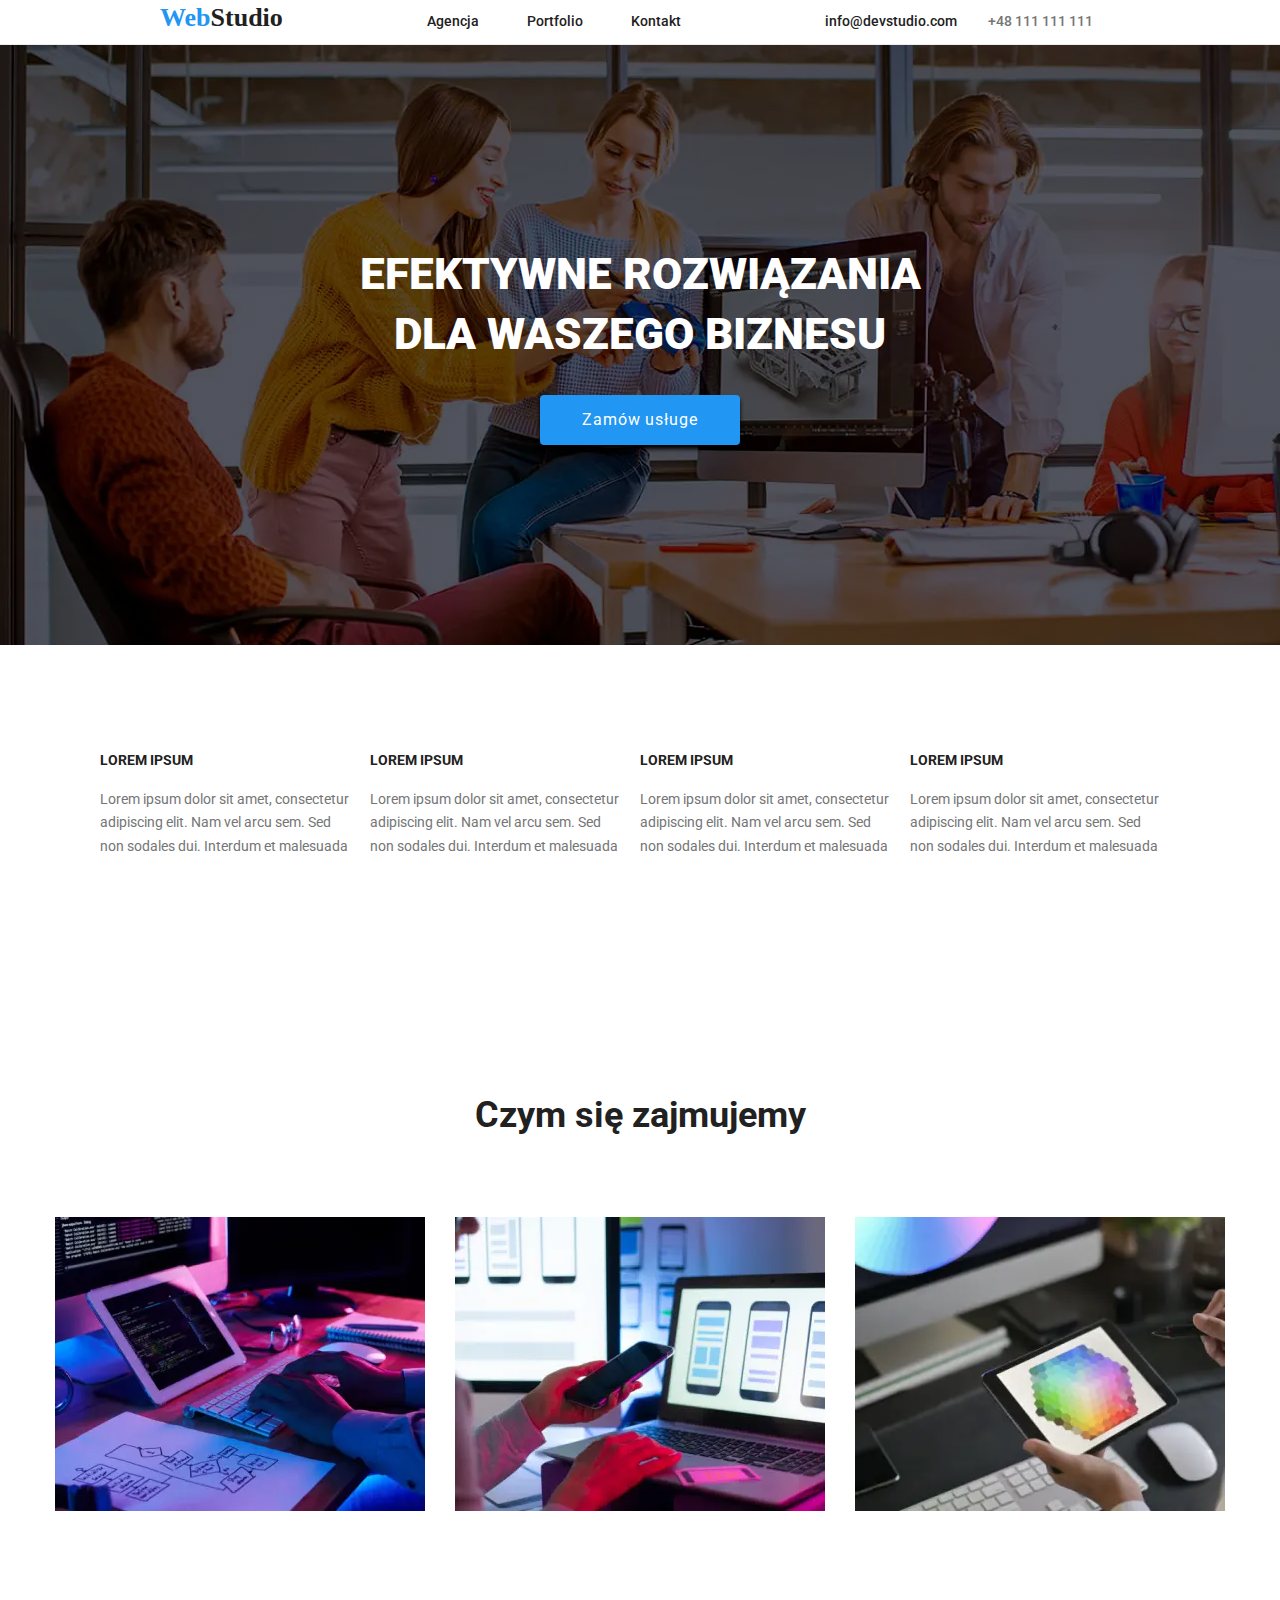
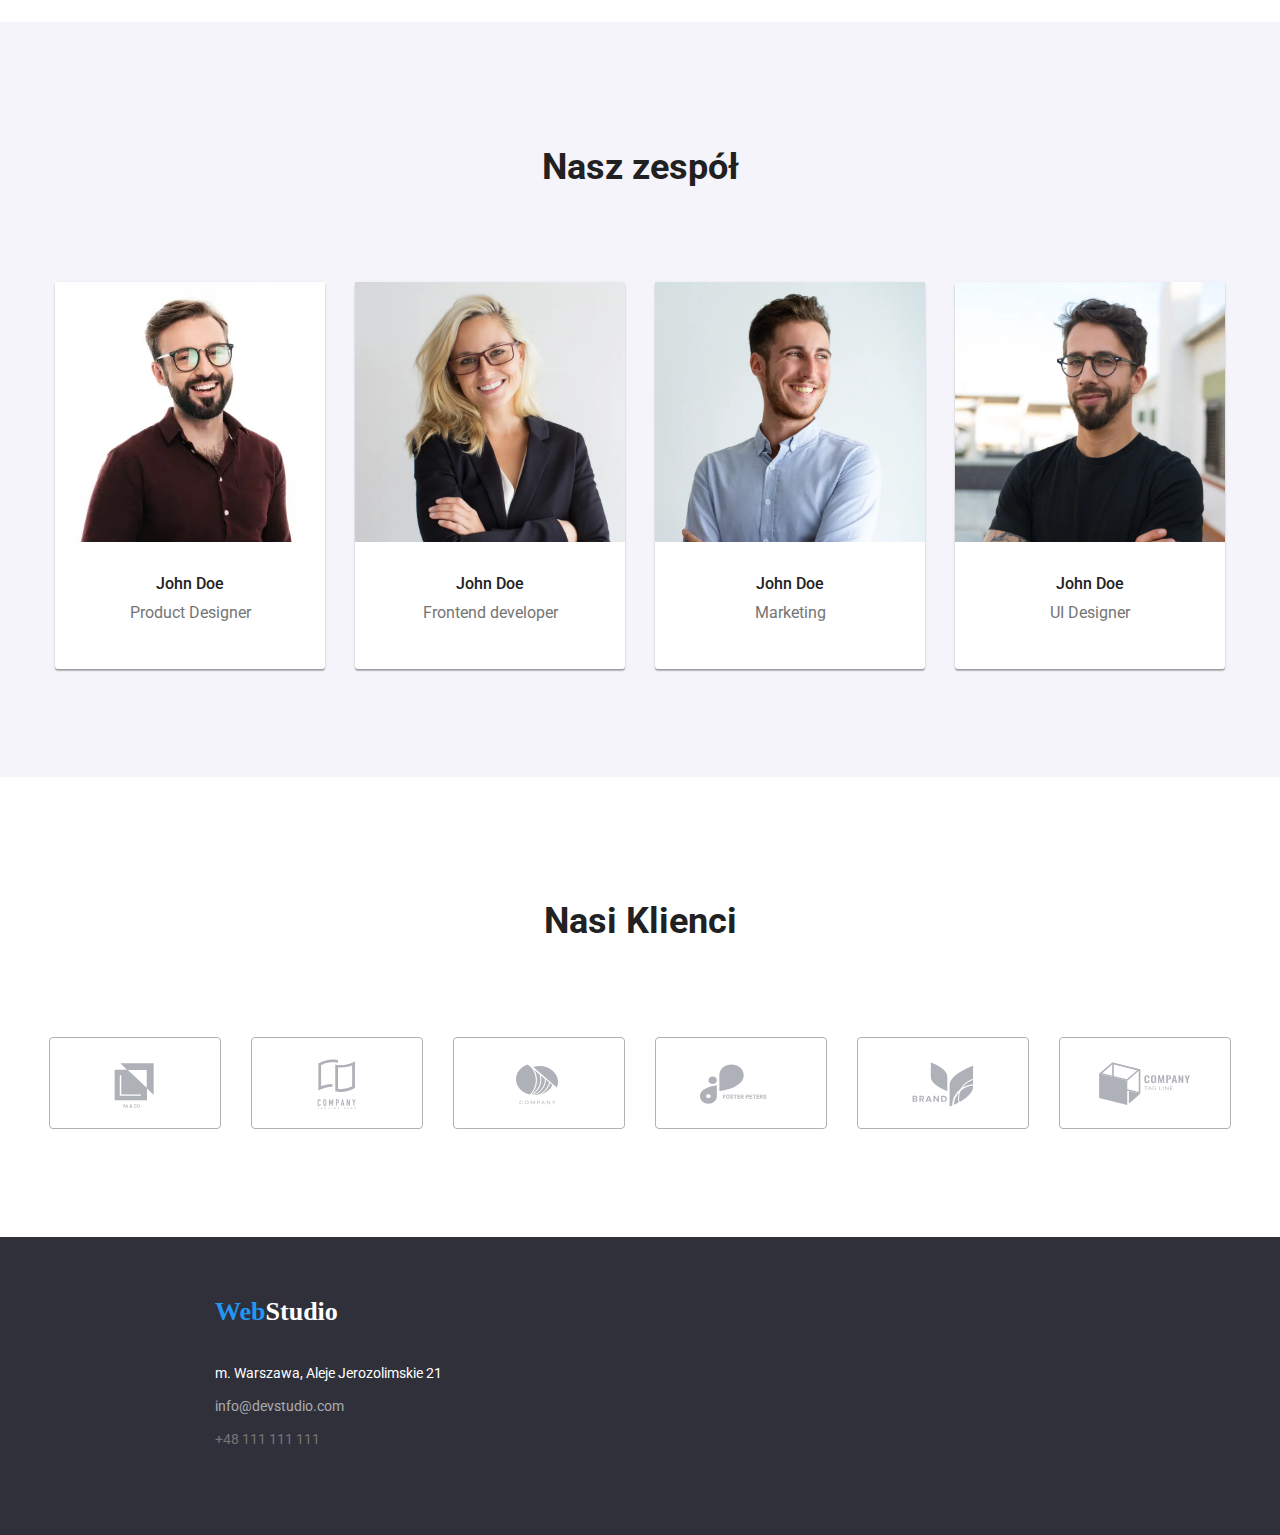
<file: index.html>
<!doctype html>
<html lang="en">
<!-- IE10 and below only -->

<head class="container">
    <link rel="preconnect" href="https://fonts.googleapis.com">
    <link rel="preconnect" href="https://fonts.gstatic.com" crossorigin>
    <link
        href="https://fonts.googleapis.com/css2?family=Raleway:wght@700&family=Roboto:wght@400;500;700;900&display=swap"
        rel="stylesheet">
    <link rel="stylesheet" href="css/nomalize.css" />
    <link rel="stylesheet" href="./css/styles.css" />
    <meta http-equiv="x-ua-compatible" content="ie=edge">
    <title>WebStudio</title>
    <meta charset="utf-8">
</head>
<header class="container-1200">
    <a href="https://google.com" class="logo black">Web<span>Studio</span></a>

    <nav class="flex-element">
        <ul class="menu-500 ul-style">
            <li><a href="index.html">Agencja</a></li>
            <li><a href="portfolio.html">Portfolio</a></li>
            <li><a href="">Kontakt</a></li>
        </ul>
    </nav>
    <ul class="menu-14 menu-500 ul-style-2">
        <li><a href="mailto:info@devstudio.com">info@devstudio.com</a></li>
        <src width="10px" height="16px" fill="#757575">
            <use href="./images/icons.svg#icon-mobile-phone"></use>
        </src>
        <li>
            <a href="tel:+48111111111" class="grafit">+48 111 111 111</a></li>
    </ul>
</header>
<main>
    <section class="container-1600">
        <h1 class="title-big">EFEKTYWNE ROZWIĄZANIA
            <br />DLA WASZEGO BIZNESU
            <br /><button type="button" class="button-big">Zamów usługe</button>
        </h1>
    </section>
    <section>
        <ul class="container-lorem">
            <src class="lorem-graphisc">
                <use href="./images/icons.svg#icon-satelit"></use>
            </src>
            <li>
                <h4 class="list-head">LOREM IPSUM</h4>
                <p class="list-text">Lorem ipsum dolor sit amet, consectetur
                    <br /> adipiscing elit. Nam vel arcu sem. Sed
                    <br /> non sodales dui. Interdum et malesuada
                </p>
            </li>
            <li>
                <h4 class="list-head">LOREM IPSUM</h4>
                <p class="list-text">Lorem ipsum dolor sit amet, consectetur
                    <br /> adipiscing elit. Nam vel arcu sem. Sed
                    <br /> non sodales dui. Interdum et malesuada
                </p>
            </li>
            <li>
                <h4 class="list-head">LOREM IPSUM</h4>
                <p class="list-text">Lorem ipsum dolor sit amet, consectetur
                    <br /> adipiscing elit. Nam vel arcu sem. Sed
                    <br /> non sodales dui. Interdum et malesuada
                </p>
            </li>
            <li>
                <h4 class="list-head">LOREM IPSUM</h4>
                <p class="list-text">Lorem ipsum dolor sit amet, consectetur
                    <br /> adipiscing elit. Nam vel arcu sem. Sed
                    <br /> non sodales dui. Interdum et malesuada
                </p>
            </li>
        </ul>
    </section>
    <section>
        <h2 class="over-photos">Czym się zajmujemy</h2>
        <ul class="flex-photo-1">
            <li class="list-item"><img src="images/box1.webp" alt="man typing on a laptop" width="370" height="294" /></li>
            <li class="list-item"><img src="images/box3.webp" alt="man using a tablet" width="370" height="294" /></li>
            <li class="list-item"><img src="images/box2.webp" alt="good" width="370" height="294" /></li>
        </ul>
    </section>
    <section class="container-workers">
        <h2 class="over-photos">Nasz zespół</h2>
        <ul class="worker figure-ground">
            <li class="list-item">
                <figure class="shadow">
                    <img src="images/john_doe.webp" alt="John Doe Product Designer" width="270" height="260" />
                    <figcaption class="under-photos-1">John Doe<p class="under-photos">Product Designer</p>
                    </figcaption>
                </figure>
            </li>
            <li class="list-item">
                <figure class="shadow">
                    <img src="images/frontend_developer.webp" alt="John Doe Frontend developer" width="270"
                        height="260" />
                    <figcaption class="under-photos-1">John Doe<p class="under-photos">Frontend developer</p>
                    </figcaption>
                </figure>
            </li>
            <li class="list-item">
                <figure class="shadow">
                    <img src="images/marketing.webp" alt="John Doe Marketing" width="270" height="260" />
                    <figcaption class="under-photos-1">John Doe<p class="under-photos">Marketing</p>
                    </figcaption>
                </figure>
            </li>
            <li class="list-item">
                <figure class="shadow">
                    <img src="images/ui_designer.webp" alt="John Doe UI Designer" width="270" height="260" />
                    <figcaption class="under-photos-1">John Doe<p class="under-photos">UI Designer</p>
                    </figcaption>
                </figure>
            </li>
        </ul>
    </section>
    <section class="container-clients">
        <div class="clients-parent">
            <h2 class="over-photos">Nasi Klienci</h2>
            <ul class="flex-photo-1">
                <li class="clients">
                    <svg class="clients-graphics">
                        <use href="./images/icons.svg#icon-logo"></use>
                    </svg>
                </li>
                <li class="clients">
                    <svg class="clients-graphics">
                        <use href="./images/icons.svg#icon-logo-2"></use>
                    </svg>
                </li>
                <li class="clients">
                    <svg class="clients-graphics">
                        <use href="./images/icons.svg#icon-logo-3"></use>
                    </svg>
                </li>
                <li class="clients">
                    <svg class="clients-graphics">
                        <use href="./images/icons.svg#icon-logo-4"></use>
                    </svg>
                </li>
                <li class="clients">
                    <svg class="clients-graphics">
                        <use href="./images/icons.svg#icon-logo-5"></use>
                    </svg>
                </li>
                <li class="clients">
                    <svg class="clients-graphics">
                        <use href="./images/icons.svg#icon-logo-6"></use>
                    </svg>
                </li>
            </ul>
        </div>
    </section>
</main>
<footer class="footer-black">
    <a href="https://google.com" class="logo white">Web<span>Studio</span></a>
    <ul class="footer-text">
        <li>
            <address class="adres">m. Warszawa, Aleje Jerozolimskie 21</address>
        </li>
        <li><a href="mailto:info@devstudio.com" class="adres-second-line">info@devstudio.com</a></li>
        <li><a href="tel:+48111111111" class="grafit">+48 111 111 111</a></li>
    </ul>
</footer>
</html>
</file>
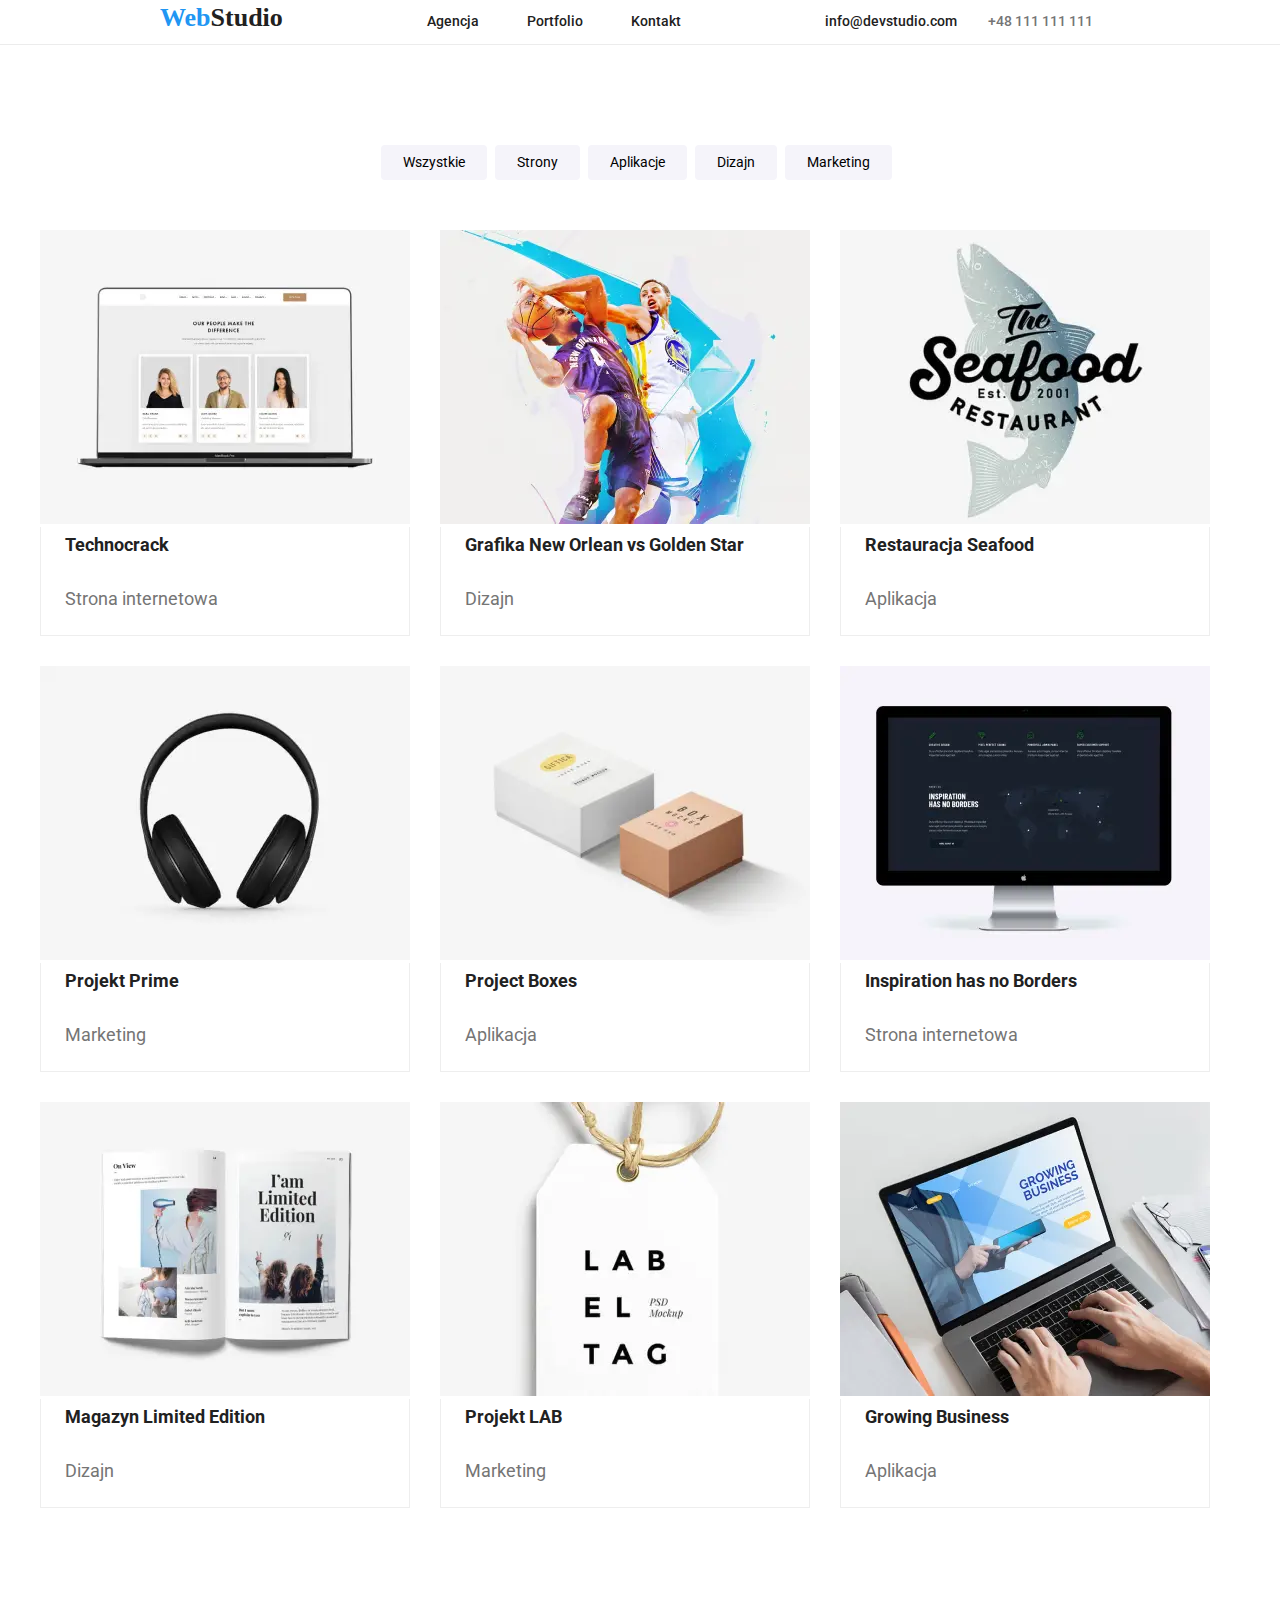
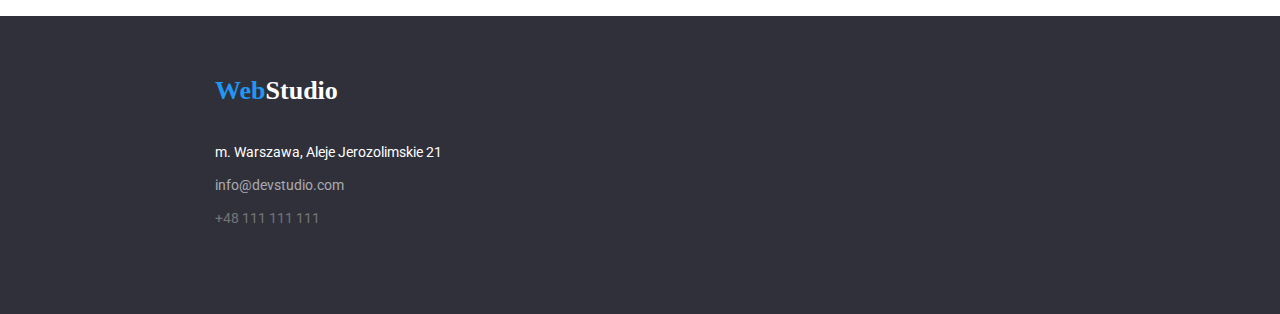
<file: portfolio.html>
<!doctype html>
<html lang="en">
<!-- IE10 and below only -->

<head class="cointeiner">
    <link rel="preconnect" href="https://fonts.googleapis.com">
    <link rel="preconnect" href="https://fonts.gstatic.com" crossorigin>
    <link
        href="https://fonts.googleapis.com/css2?family=Raleway:wght@700&family=Roboto:wght@400;500;700;900&display=swap"
        rel="stylesheet">
    <link rel="stylesheet" href="css/nomalize.css" />
    <link rel="stylesheet" href="./css/styles.css" />
    <meta http-equiv="x-ua-compatible" content="ie=edge">
    <title>WebStudio</title>
    <meta charset="utf-8">
</head>
<header class="container-1200">
    <a href="https://google.com" class="logo black">Web<span>Studio</span></a>

    <nav class="flex-element">
        <ul class="menu-500 ul-style">
            <li><a href="index.html">Agencja</a></li>
            <li><a href="portfolio.html">Portfolio</a></li>
            <li><a href="">Kontakt</a></li>
        </ul>
    </nav>
    <ul class="menu-14 menu-500 ul-style-2">
        <li><a href="mailto:info@devstudio.com">info@devstudio.com</a></li>
        <li><a href="tel:+48111111111" class="grafit">+48 111 111 111</a></li>
    </ul>
</header>
<main>
    <!--button section-->
    <header class="container-button">
        <button type="button" class="next-button">Wszystkie</button>
        <button type="button" class="next-button">Strony</button>
        <button type="button" class="next-button">Aplikacje</button>
        <button type="button" class="next-button">Dizajn</button>
        <button type="button" class="next-button">Marketing</button>
    </header>
    <!--block image section-->
    <div class="container-1600">
        <ul class="flex-gallery gallery-photo">
            <li class="item-photo">
                <figure>
                    <img src="images/1-laptop.webp" alt="website on laptop monitor" width="370" height="294">
                    <figcaption class="under-photos-left-1">Technocrack
                        <p class="under-photos-left">Strona internetowa
                        </p>
                    </figcaption>
                </figure>
            </li>
            <li class="item-photo">
                <figure>
                    <img src="images/2-bascetbol-players.webp" alt="basketball players fighting for the ball"
                        width="370" height="294">
                    <figcaption class="under-photos-left-1">Grafika New Orlean vs Golden Star<p
                            class="under-photos-left">Dizajn</p>
                    </figcaption>
                </figure>
            </li>
            <li class="item-photo">
                <figure>
                    <img src="images/3-fish.webp" alt="fish" width="370" height="294">
                    <figcaption class="under-photos-left-1">Restauracja Seafood
                        <p class="under-photos-left">Aplikacja</p>
                    </figcaption>
                </figure>
            </li>
            <li class="item-photo">
                <figure>
                    <img src="images/4-headphones.webp" alt="headphones" width="370" height="294">
                    <figcaption class="under-photos-left-1">Projekt Prime<p class="under-photos-left">Marketing</p>
                    </figcaption>
                </figure>
            </li>
            <li class="item-photo">
                <figure>
                    <img src="images/5-boxes.webp" alt="boxes" width="370" height="294">
                    <figcaption class="under-photos-left-1">Project Boxes<p class="under-photos-left">Aplikacja</p>
                    </figcaption>
                </figure>
            </li>
            <li class="item-photo">
                <figure>
                    <img src="images/6-monitor-world.webp" alt="monitor world map" width="370" height="294">
                    <figcaption class="under-photos-left-1">Inspiration has no Borders<p class="under-photos-left">
                            Strona internetowa</p>
                    </figcaption>
                </figure>
            </li>
            <li class="item-photo">
                <figure>
                    <img src="images/7-book.webp" alt="magazin" width="370" height="294">
                    <figcaption class="under-photos-left-1">Magazyn Limited Edition<p class="under-photos-left">Dizajn
                        </p>
                    </figcaption>
                </figure>
            </li>
            <li class="item-photo">
                <figure>
                    <img src="images/8-label.webp" alt="label" width="370" height="294">
                    <figcaption class="under-photos-left-1">Projekt LAB<p class="under-photos-left">Marketing</p>
                    </figcaption>
                </figure>
            </li>
            <li class="item-photo">
                <figure>
                    <img src="images/9-laptop-hand.webp" alt="laptop and man hand" width="370" height="294">
                    <figcaption class="under-photos-left-1">Growing Business<p class="under-photos-left">Aplikacja</p>
                    </figcaption>
                </figure>
            </li>
        </ul>
    </div>
</main>
<footer class="footer-black">
    <a href="" class="logo white">Web<span>Studio</span></a>
    <ul class="footer-text">
        <li>
            <address class="adres">m. Warszawa, Aleje Jerozolimskie 21</address>
        </li>
        <li><a href="mailto:info@devstudio.com" class="adres-second-line">info@devstudio.com</a></li>
        <li><a href="tel:+48111111111" class="grafit">+48 111 111 111</a></li>
    </ul>
</footer>

</html>
</file>
<file: css/styles.css>
figure {
  padding: 0;
  margin: 0;
}
a {
  text-decoration: none;
}
ul {
  list-style: none;
  padding-inline-start: 0;
}
body {
  font-family: "Roboto";
  font-weight: 700;
  color: #212121;
  font-size: 14px;
}
main {
  display: flex;
  flex-direction: column;
}
::selection {
  color: #fff;
  background-color: #2196f3;
}
.flex-gallery {
  display: flex;
  list-style: none;
  width: 1200px;
  flex-wrap: wrap;
}
.gallery-photo > li {
  display: flex;
}
.item-photo {
  padding-right: 30px;
  padding-bottom: 30px;
}
.item-photo:nth-child(3n+3) {
  padding-right: 0;
}
.item-photo:nth-child(1n+7) {
  padding-bottom: 94px;
}
.container {
  display: flex;
  flex-basis: 1200px;
  justify-content: center;
  flex-direction: column;
}
.container-workers {
  display: flex;
  flex-basis: 100%;
  justify-content: center;
  flex-direction: column;
  background-color: #F5F4FA;
  margin-top: 94px;
}
.container-1200 {
  display: flex;
  align-items: baseline;
  padding-left: 12.5%;
  padding-right: 12.5%;
  justify-content: space-between;
  flex-basis: 33%;
  border-bottom: solid 1px #ECECEC;
}
.container-button {
  display: flex;
  flex-direction: row;
  justify-content: center;
  padding-top: 100px;
  padding-bottom: 36px;
}
.container-1600 {
  display: flex;
  justify-content: center;
  align-items: center;
}
.flex-element {
  display: flex;
  flex-direction: column;
  justify-content: space-between;
}
.container-lorem {
  display: flex;
  align-items: flex-start;
  justify-content: center;
  list-style: none;
}
.ul-style {
  display: flex;
  list-style: none;
  justify-content: space-between;
  flex-direction: row;
  width: 254px;
  
}
.ul-style-2 {
  display: flex;
  list-style: none;
  justify-content: space-between;
  flex-direction: row;
  width: 295px;
  padding-right: 27px;
  padding-left: 371px;
}
.padding-30 > li {
padding-right: 30px;
}
button {
  cursor: pointer;
}
.next-button:hover {
  border-radius: 4px;
  text-align: center;
  background-color: #2196f3;
  color: white;
  border: #fff;
  box-shadow: 0px 3px 1px rgba(0, 0, 0, 0.1), 0px 1px 2px rgba(0, 0, 0, 0.08),
    0px 2px 2px rgba(0, 0, 0, 0.12);
  line-height: 1.62;
  margin-left: 0px;
}
button:active {
  color: #2196f3;
}
.title-big {
  background-color: #2f303a;
  background: linear-gradient(rgba(0,0,0,0.4), rgba(0,0,0,0.4)), url(../images/backgrand-people-in-office.webp), no-repeat;
  background-size: cover;
  color: white;
  font-weight: 900;
  font-size: 44px;
  line-height: 1.36;
  height: 600px;
  width: 100%;
  text-align: center;
  display: flex;
  justify-content: center;
  align-items: center;
  flex-direction: column;
  margin-top: 0;
  margin-bottom: 0;
}
.footer-black {
  background-color: #2f303a;
  color: rgba(255, 255, 255, 0.6);
  font-size: 14px;
  line-height: 1.71;
  font-weight: 400;
  display: flex;
  flex-direction: column;
  align-items: flex-start;
  padding-left: 215px;
  padding-top: 60px;
  padding-bottom: 60px;
}
.logo {
  color: #2196f3;
  font-family: "Releway";
  font-weight: 700;
  font-size: 26px;
  line-height: 1.19;
}
.black > span {
  color: #212121;
}
.white > span {
  color: white;
}
.blue {
  color: #2196f3;
}
a {
  color: #212121;
  padding: 0;
}
a:link {
  text-decoration: #2196f3;
}
a:hover {
  color: #2196f3;
}
a:active {
  color: #2196f3;
}
.grafit {
  color: #757575;
}
.menu-500 {
  font-weight: 500;
  line-height: 1.14;
  padding-left: 0px;

}
.button-big {
  background-color: #2196f3;
  color: #fff;
  height: 50px;
  width: 200px;
  box-shadow: 0px 4px 4px rgba(0, 0, 0.15);
  letter-spacing: 0.96px;
  font-size: 16px;
  font-family: "Roboto";
  border-radius: 4px;
  border: #fff;
  line-height: 1.6;
  margin-top: 30px;
}
.list-head {
  font-size: 14px;
  line-height: 1.14;
  margin-top: 94px;
}
.list-text {
  font-size: 14px;
  color: #757575;
  font-weight: 400;
  line-height: 1.71;
  width: 270px;
  height: 75px;
  padding-right: 30px;
  margin-bottom: 94px;
}
.list-text:last-child {
  padding-right: 0;
}
.over-photos {
  text-align: center;
  font-size: 36px;
  line-height: 1.18;
  padding-top: 94px;
  padding-bottom: 50px;
}
.figure-ground > li > figure {
  background-color: #fff;
  padding-bottom: 30px;
  margin-bottom: 94px;
}
.list-item {
  margin-right: 30px;
}
.list-item:last-child {
  margin-right: 0;
}
.under-photos-1 {
  font-size: 16px;
  line-height: 1.18;
  font-weight: 500;
  margin-top: 30px;
}
.under-photos {
  font-weight: 400;
  color: #757575;
  line-height: 1.16;
  margin-top: 10px;
}
.under-photos-left {
  font-weight: 400;
  color: #757575;
  line-height: 2;
}
.under-photos-left-1 {
  font-size: 18px;
  line-height: 2;
  padding-left: 24px;
  padding-right: 23px;
  border-bottom: solid 1px #EEEEEE;
  border-right: solid 1px #EEEEEE;
  border-left: solid 1px #EEEEEE;
  border-top: 0px;
}
.photo-center > li {
  text-align: center;
}
.adres {
  color: white;
  font-style: normal;
  margin-top: 20px;
}
.adres-second-line {
  color: rgba(255, 255, 255, 0.6);
}
.first-button {
  width: 121px;
  height: 38px;
  border-radius: 4px;
  text-align: center;
  background-color: #2196f3;
  color: white;
  border: #fff;
  box-shadow: 0px 3px 1px rgba(0, 0, 0, 0.1), 0px 1px 2px rgba(0, 0, 0, 0.08),
    0px 2px 2px rgba(0, 0, 0, 0.12);
  line-height: 1.62;
}
.next-button {
  padding: 6px 22px;
  border-radius: 4px;
  text-align: center;
  background-color: #f5f4fa;
  border: #fff;
  line-height: 1.62;
  margin-right: 8px;
}
.flex-photo-1 {
  display: flex;
  flex-direction: row;
  align-items: center;
  justify-content: center;
  list-style: none;
}
.worker {
  display: flex;
  flex-direction: row;
  justify-content: center;
  text-align: center;
  list-style: none;
}
.footer-text > li {
  list-style: none;
  margin-bottom: 9px;
}
.shadow {
  box-shadow: 
  0px 2px 1px 0px rgba(0, 0, 0, 0.2), 
  0px 1px 1px 0px rgba(0, 0, 0, 0.14), 
  0px 1px 3px 0px rgba(0, 0, 0, 0.12);
  border-radius: 3px;
}
.clients {
  width: 172px;
  height: 92px;
  margin-right: 30px;
  border: solid 1px #AFB1B8;
  border-radius: 4px;
  box-sizing: border-box;
  margin-bottom: 94px;
}
.clients:hover {
  border: solid 1px #2196F3;
}
.clients:last-child {
  margin-right: 0;
}
.container-clients {
  display: flex;
  flex-basis: 100%;
  justify-content: center;
  flex-direction: column;
}
.clients-parent {
  display: flex;
  flex-direction: column;
  justify-content: center;
  align-items: center;
}
.clients-graphics {
  width: 106px;
  height: 60.04px;
  fill: #AFB1B8;
  margin: 17.71px 32px 14.25px;
  border: 1px solid transparent;
  text-align: center;
  stroke: #AFB1B8;
  fill-opacity: 1;
  stroke-width: 0;
}
.clients-graphics:hover {
  fill: #2196F3;
  border: 1px solid #2196F3;
  fill-opacity: 1;
  stroke-width: 0;
}
.lorem-graphics {
  background-color: #F5F4FA;
  width: 270px;
  height: 120px;
  margin: 17.71px 32px 14.25px;
  border: 1px solid transparent;
  text-align: center;
  stroke: #212121;
  fill-opacity: 0;
  stroke-width: 1;
}
</file>
<file: css/nomalize.css>
/*! modern-normalize v1.1.0 | MIT License | https://github.com/sindresorhus/modern-normalize */

/*
Document
========
*/

/**
Use a better box model (opinionated).
*/

*,
::before,
::after {
	box-sizing: border-box;
}

/**
Use a more readable tab size (opinionated).
*/

html {
	-moz-tab-size: 4;
	tab-size: 4;
}

/**
1. Correct the line height in all browsers.
2. Prevent adjustments of font size after orientation changes in iOS.
*/

html {
	line-height: 1.15; /* 1 */
	-webkit-text-size-adjust: 100%; /* 2 */
}

/*
Sections
========
*/

/**
Remove the margin in all browsers.
*/

body {
	margin: 0;
}

/**
Improve consistency of default fonts in all browsers. (https://github.com/sindresorhus/modern-normalize/issues/3)
*/

body {
	font-family:
		system-ui,
		-apple-system, /* Firefox supports this but not yet `system-ui` */
		'Segoe UI',
		Roboto,
		Helvetica,
		Arial,
		sans-serif,
		'Apple Color Emoji',
		'Segoe UI Emoji';
}

/*
Grouping content
================
*/

/**
1. Add the correct height in Firefox.
2. Correct the inheritance of border color in Firefox. (https://bugzilla.mozilla.org/show_bug.cgi?id=190655)
*/

hr {
	height: 0; /* 1 */
	color: inherit; /* 2 */
}

/*
Text-level semantics
====================
*/

/**
Add the correct text decoration in Chrome, Edge, and Safari.
*/

abbr[title] {
	text-decoration: underline dotted;
}

/**
Add the correct font weight in Edge and Safari.
*/

b,
strong {
	font-weight: bolder;
}

/**
1. Improve consistency of default fonts in all browsers. (https://github.com/sindresorhus/modern-normalize/issues/3)
2. Correct the odd 'em' font sizing in all browsers.
*/

code,
kbd,
samp,
pre {
	font-family:
		ui-monospace,
		SFMono-Regular,
		Consolas,
		'Liberation Mono',
		Menlo,
		monospace; /* 1 */
	font-size: 1em; /* 2 */
}

/**
Add the correct font size in all browsers.
*/

small {
	font-size: 80%;
}

/**
Prevent 'sub' and 'sup' elements from affecting the line height in all browsers.
*/

sub,
sup {
	font-size: 75%;
	line-height: 0;
	position: relative;
	vertical-align: baseline;
}

sub {
	bottom: -0.25em;
}

sup {
	top: -0.5em;
}

/*
Tabular data
============
*/

/**
1. Remove text indentation from table contents in Chrome and Safari. (https://bugs.chromium.org/p/chromium/issues/detail?id=999088, https://bugs.webkit.org/show_bug.cgi?id=201297)
2. Correct table border color inheritance in all Chrome and Safari. (https://bugs.chromium.org/p/chromium/issues/detail?id=935729, https://bugs.webkit.org/show_bug.cgi?id=195016)
*/

table {
	text-indent: 0; /* 1 */
	border-color: inherit; /* 2 */
}

/*
Forms
=====
*/

/**
1. Change the font styles in all browsers.
2. Remove the margin in Firefox and Safari.
*/

button,
input,
optgroup,
select,
textarea {
	font-family: inherit; /* 1 */
	font-size: 100%; /* 1 */
	line-height: 1.15; /* 1 */
	margin: 0; /* 2 */
}

/**
Remove the inheritance of text transform in Edge and Firefox.
1. Remove the inheritance of text transform in Firefox.
*/

button,
select { /* 1 */
	text-transform: none;
}

/**
Correct the inability to style clickable types in iOS and Safari.
*/

button,
[type='button'],
[type='reset'],
[type='submit'] {
	-webkit-appearance: button;
}

/**
Remove the inner border and padding in Firefox.
*/

::-moz-focus-inner {
	border-style: none;
	padding: 0;
}

/**
Restore the focus styles unset by the previous rule.
*/

:-moz-focusring {
	outline: 1px dotted ButtonText;
}

/**
Remove the additional ':invalid' styles in Firefox.
See: https://github.com/mozilla/gecko-dev/blob/2f9eacd9d3d995c937b4251a5557d95d494c9be1/layout/style/res/forms.css#L728-L737
*/

:-moz-ui-invalid {
	box-shadow: none;
}

/**
Remove the padding so developers are not caught out when they zero out 'fieldset' elements in all browsers.
*/

legend {
	padding: 0;
}

/**
Add the correct vertical alignment in Chrome and Firefox.
*/

progress {
	vertical-align: baseline;
}

/**
Correct the cursor style of increment and decrement buttons in Safari.
*/

::-webkit-inner-spin-button,
::-webkit-outer-spin-button {
	height: auto;
}

/**
1. Correct the odd appearance in Chrome and Safari.
2. Correct the outline style in Safari.
*/

[type='search'] {
	-webkit-appearance: textfield; /* 1 */
	outline-offset: -2px; /* 2 */
}

/**
Remove the inner padding in Chrome and Safari on macOS.
*/

::-webkit-search-decoration {
	-webkit-appearance: none;
}

/**
1. Correct the inability to style clickable types in iOS and Safari.
2. Change font properties to 'inherit' in Safari.
*/

::-webkit-file-upload-button {
	-webkit-appearance: button; /* 1 */
	font: inherit; /* 2 */
}

/*
Interactive
===========
*/

/*
Add the correct display in Chrome and Safari.
*/

summary {
	display: list-item;
}
</file>
